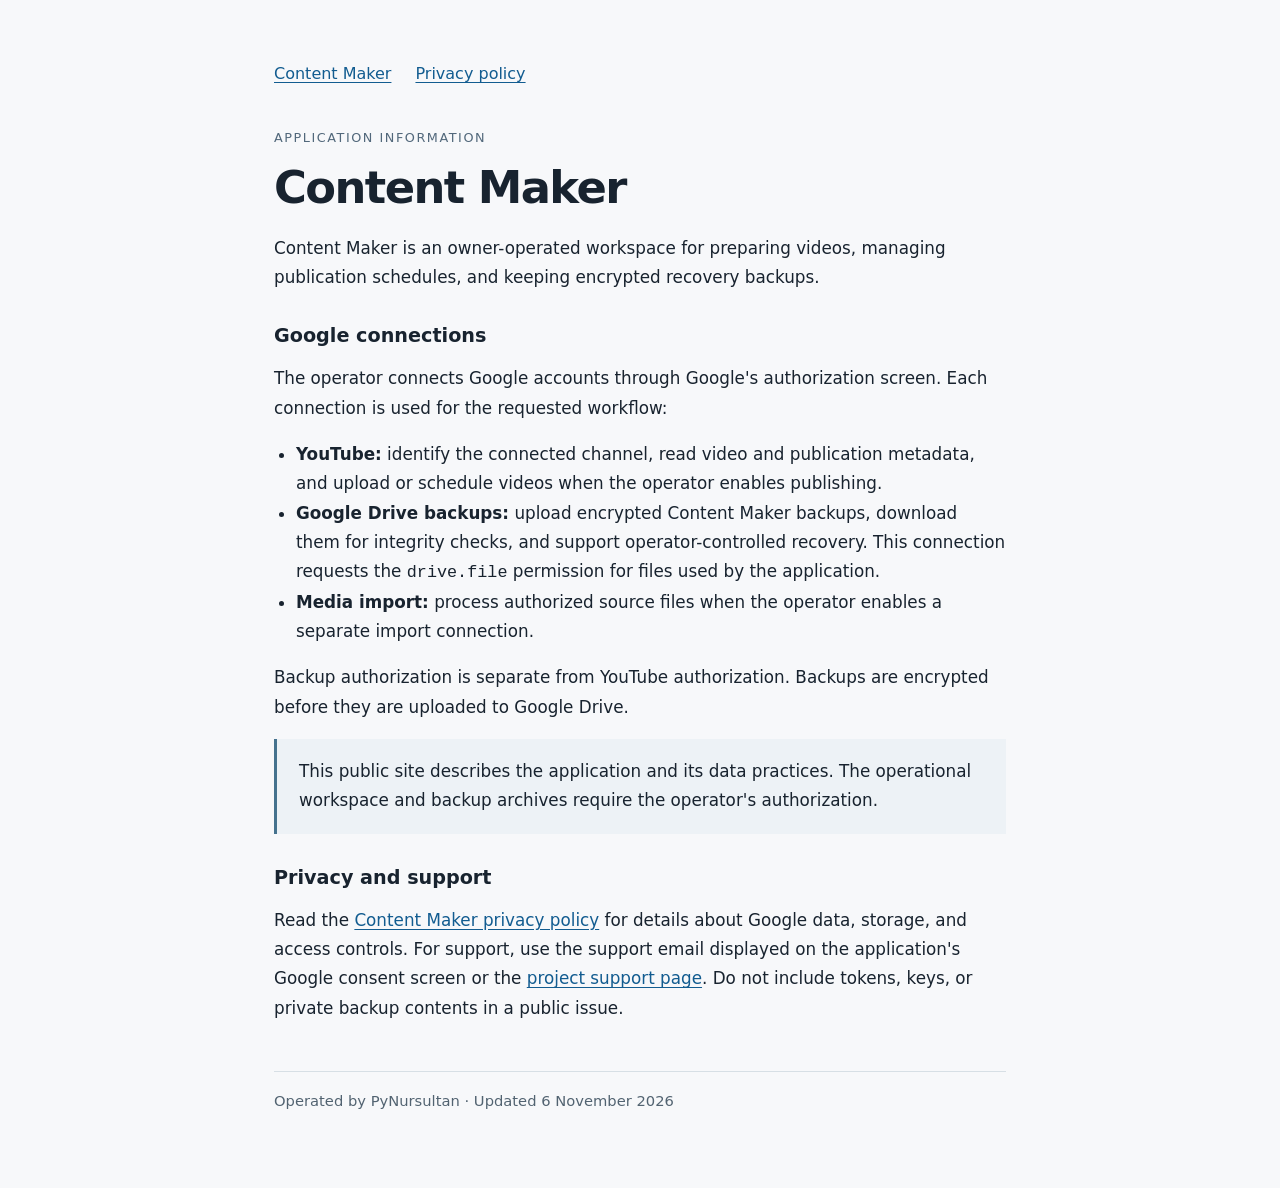
<file: index.html>
<!doctype html>
<html lang="en"><head><meta charset="utf-8"><meta name="viewport" content="width=device-width,initial-scale=1"><meta name="description" content="Content Maker application information and Google data privacy information."><title>Content Maker | Application information</title><link rel="stylesheet" href="style.css"></head>
<body><main>
<nav aria-label="Main navigation"><a href="./" aria-current="page">Content Maker</a><a href="privacy.html">Privacy policy</a></nav>
<p class="eyebrow">Application information</p>
<h1>Content Maker</h1>
<p>Content Maker is an owner-operated workspace for preparing videos, managing publication schedules, and keeping encrypted recovery backups.</p>
<h2>Google connections</h2>
<p>The operator connects Google accounts through Google's authorization screen. Each connection is used for the requested workflow:</p>
<ul><li><strong>YouTube:</strong> identify the connected channel, read video and publication metadata, and upload or schedule videos when the operator enables publishing.</li><li><strong>Google Drive backups:</strong> upload encrypted Content Maker backups, download them for integrity checks, and support operator-controlled recovery. This connection requests the <code>drive.file</code> permission for files used by the application.</li><li><strong>Media import:</strong> process authorized source files when the operator enables a separate import connection.</li></ul>
<p>Backup authorization is separate from YouTube authorization. Backups are encrypted before they are uploaded to Google Drive.</p>
<p class="note">This public site describes the application and its data practices. The operational workspace and backup archives require the operator's authorization.</p>
<h2>Privacy and support</h2>
<p>Read the <a href="privacy.html">Content Maker privacy policy</a> for details about Google data, storage, and access controls. For support, use the support email displayed on the application's Google consent screen or the <a href="https://github.com/PyNursultan/content-maker-info/issues">project support page</a>. Do not include tokens, keys, or private backup contents in a public issue.</p>
<footer class="muted">Operated by PyNursultan · Updated 6 November 2026</footer>
</main></body></html>
</file>
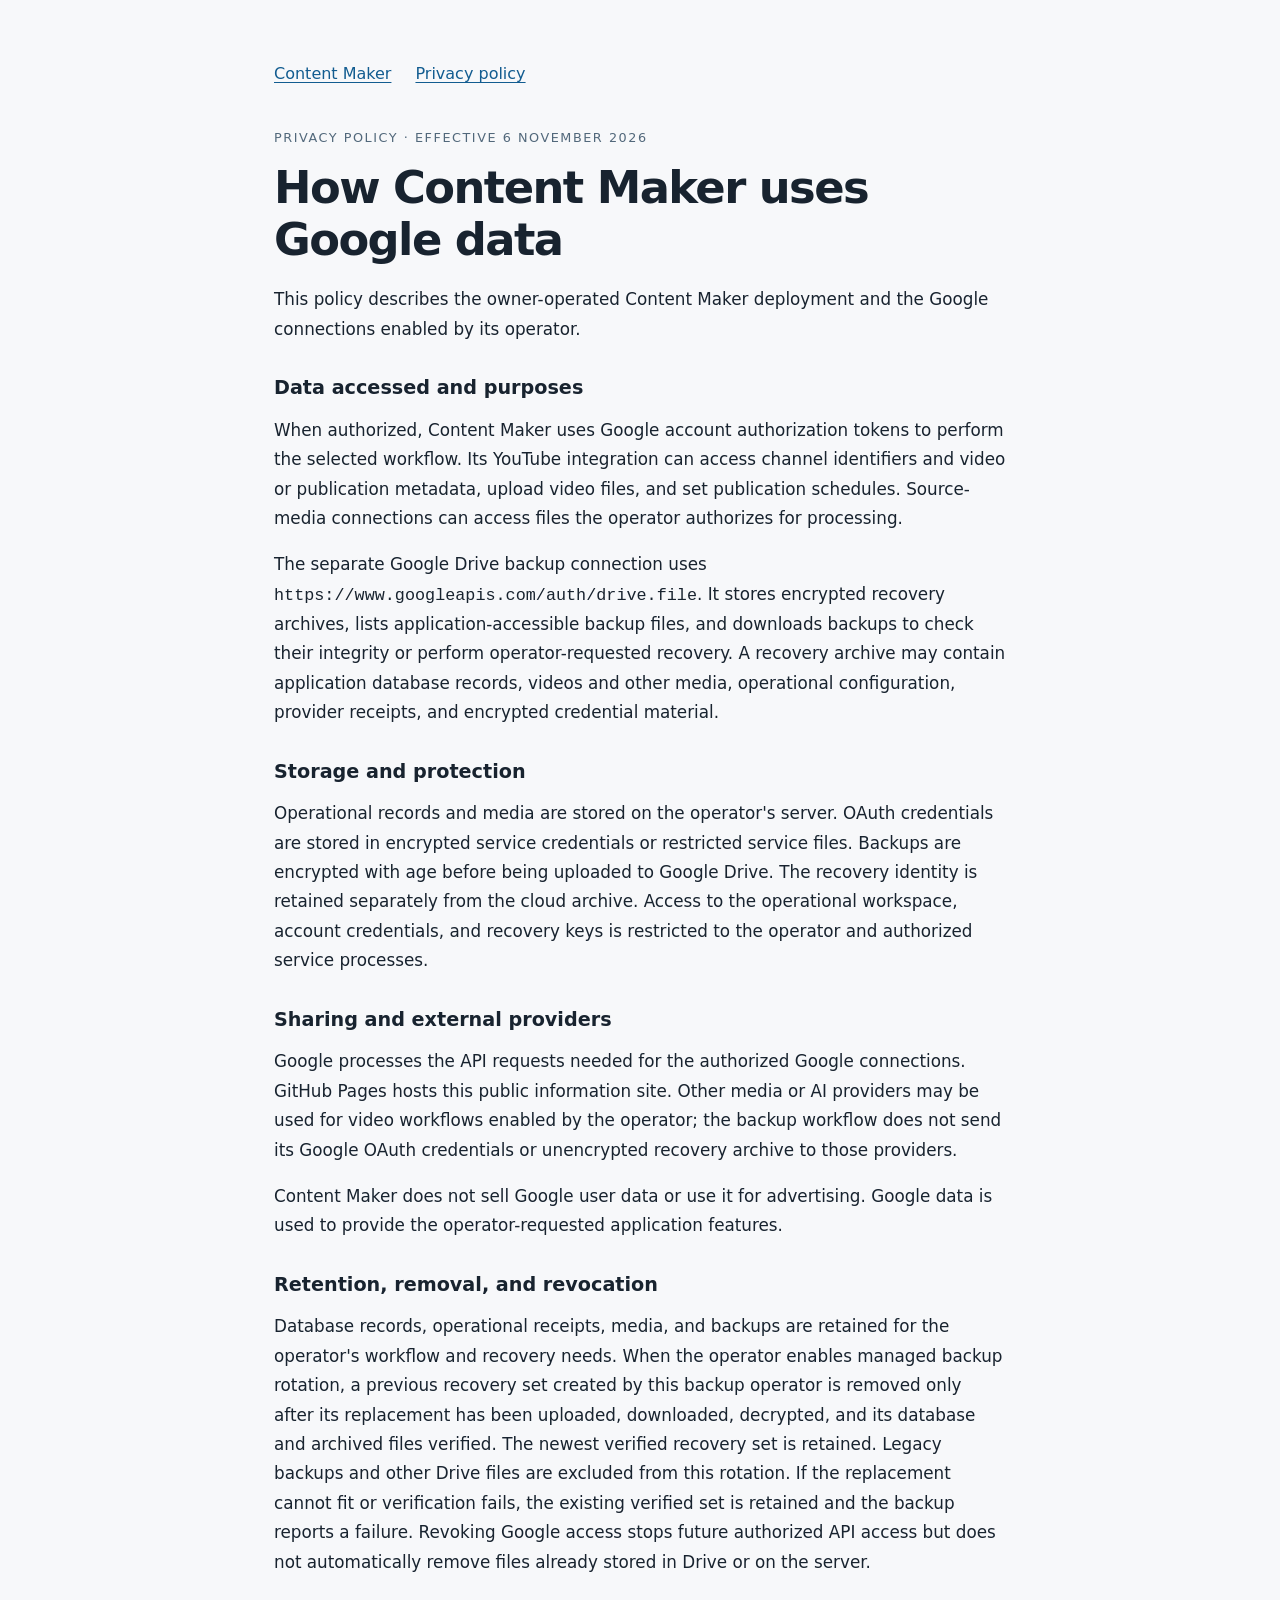
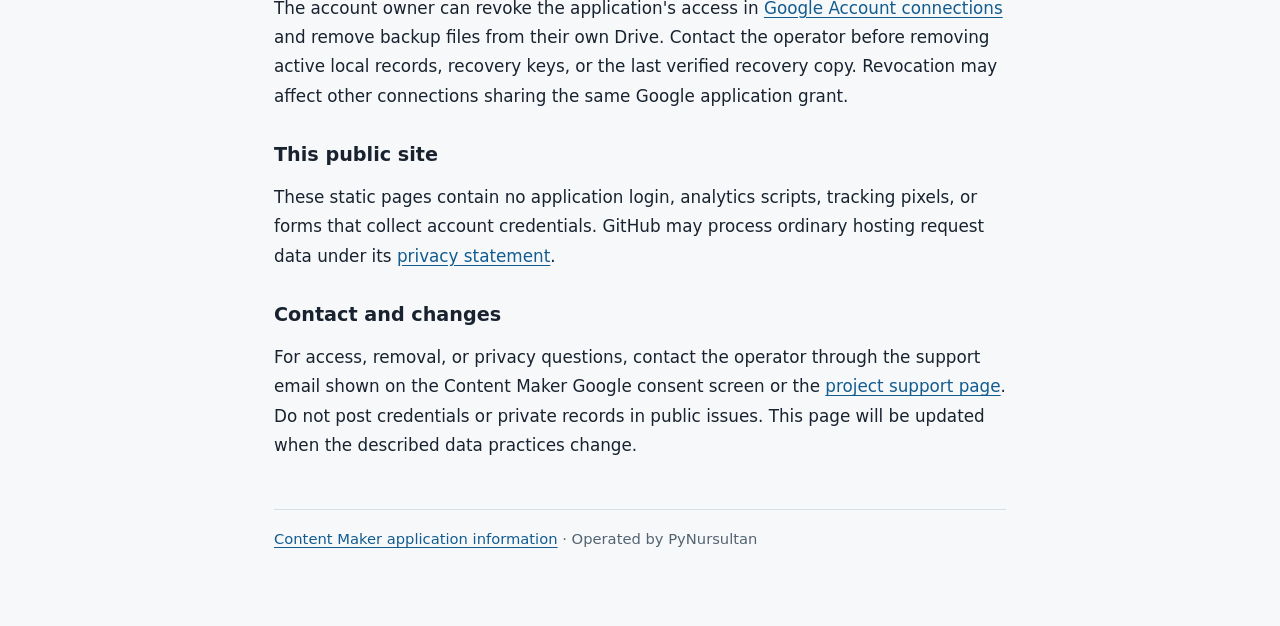
<file: privacy.html>
<!doctype html>
<html lang="en"><head><meta charset="utf-8"><meta name="viewport" content="width=device-width,initial-scale=1"><meta name="description" content="How Content Maker uses and protects Google account data for video workflows and encrypted backups."><title>Content Maker | Privacy policy</title><link rel="stylesheet" href="style.css"></head>
<body><main>
<nav aria-label="Main navigation"><a href="./">Content Maker</a><a href="privacy.html" aria-current="page">Privacy policy</a></nav>
<p class="eyebrow">Privacy policy · Effective 6 November 2026</p>
<h1>How Content Maker uses Google data</h1>
<p>This policy describes the owner-operated Content Maker deployment and the Google connections enabled by its operator.</p>
<h2>Data accessed and purposes</h2>
<p>When authorized, Content Maker uses Google account authorization tokens to perform the selected workflow. Its YouTube integration can access channel identifiers and video or publication metadata, upload video files, and set publication schedules. Source-media connections can access files the operator authorizes for processing.</p>
<p>The separate Google Drive backup connection uses <code>https://www.googleapis.com/auth/drive.file</code>. It stores encrypted recovery archives, lists application-accessible backup files, and downloads backups to check their integrity or perform operator-requested recovery. A recovery archive may contain application database records, videos and other media, operational configuration, provider receipts, and encrypted credential material.</p>
<h2>Storage and protection</h2>
<p>Operational records and media are stored on the operator's server. OAuth credentials are stored in encrypted service credentials or restricted service files. Backups are encrypted with age before being uploaded to Google Drive. The recovery identity is retained separately from the cloud archive. Access to the operational workspace, account credentials, and recovery keys is restricted to the operator and authorized service processes.</p>
<h2>Sharing and external providers</h2>
<p>Google processes the API requests needed for the authorized Google connections. GitHub Pages hosts this public information site. Other media or AI providers may be used for video workflows enabled by the operator; the backup workflow does not send its Google OAuth credentials or unencrypted recovery archive to those providers.</p>
<p>Content Maker does not sell Google user data or use it for advertising. Google data is used to provide the operator-requested application features.</p>
<h2>Retention, removal, and revocation</h2>
<p>Database records, operational receipts, media, and backups are retained for the operator's workflow and recovery needs. When the operator enables managed backup rotation, a previous recovery set created by this backup operator is removed only after its replacement has been uploaded, downloaded, decrypted, and its database and archived files verified. The newest verified recovery set is retained. Legacy backups and other Drive files are excluded from this rotation. If the replacement cannot fit or verification fails, the existing verified set is retained and the backup reports a failure. Revoking Google access stops future authorized API access but does not automatically remove files already stored in Drive or on the server.</p>
<p>The account owner can revoke the application's access in <a href="https://myaccount.google.com/connections">Google Account connections</a> and remove backup files from their own Drive. Contact the operator before removing active local records, recovery keys, or the last verified recovery copy. Revocation may affect other connections sharing the same Google application grant.</p>
<h2>This public site</h2>
<p>These static pages contain no application login, analytics scripts, tracking pixels, or forms that collect account credentials. GitHub may process ordinary hosting request data under its <a href="https://docs.github.com/en/site-policy/privacy-policies/github-general-privacy-statement">privacy statement</a>.</p>
<h2>Contact and changes</h2>
<p>For access, removal, or privacy questions, contact the operator through the support email shown on the Content Maker Google consent screen or the <a href="https://github.com/PyNursultan/content-maker-info/issues">project support page</a>. Do not post credentials or private records in public issues. This page will be updated when the described data practices change.</p>
<footer class="muted"><a href="./">Content Maker application information</a> · Operated by PyNursultan</footer>
</main></body></html>
</file>
<file: style.css>
:root{color-scheme:light;font-family:system-ui,-apple-system,BlinkMacSystemFont,"Segoe UI",sans-serif;color:#18232f;background:#f7f8fa}*{box-sizing:border-box}body{margin:0}main{max-width:780px;margin:0 auto;padding:64px 24px 80px}nav{display:flex;gap:24px;margin-bottom:44px}a{color:#125c90;text-underline-offset:3px}h1{font-size:clamp(2rem,5vw,2.8rem);line-height:1.15;letter-spacing:-.035em;margin:0 0 20px}h2{font-size:1.2rem;margin:32px 0 10px}p,li{font-size:1.05rem;line-height:1.75}ul{padding-left:22px}.eyebrow{font-size:.8rem;letter-spacing:.12em;text-transform:uppercase;color:#52687b}.note{padding:18px 22px;border-left:3px solid #45728e;background:#edf2f6}.muted{color:#526371;font-size:.92rem}footer{margin-top:48px;border-top:1px solid #d7dfe5;padding-top:20px}
</file>
